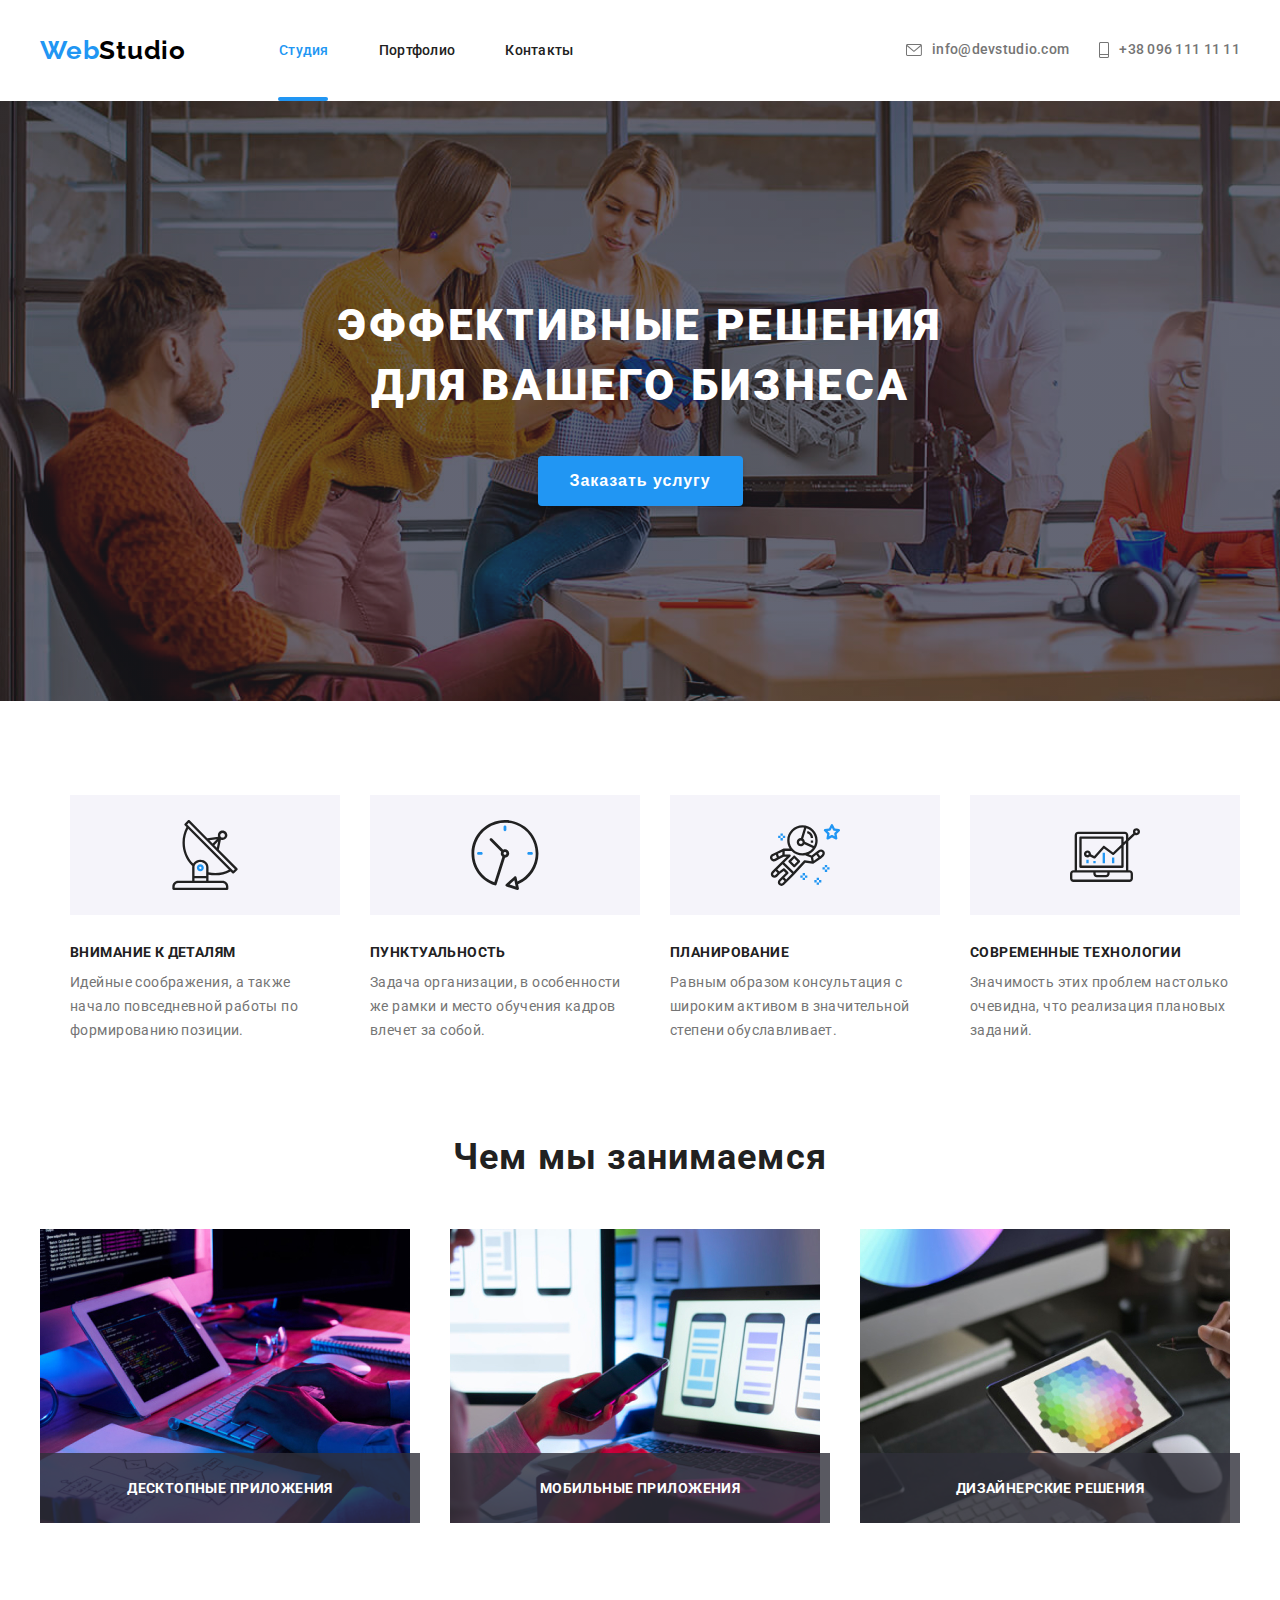
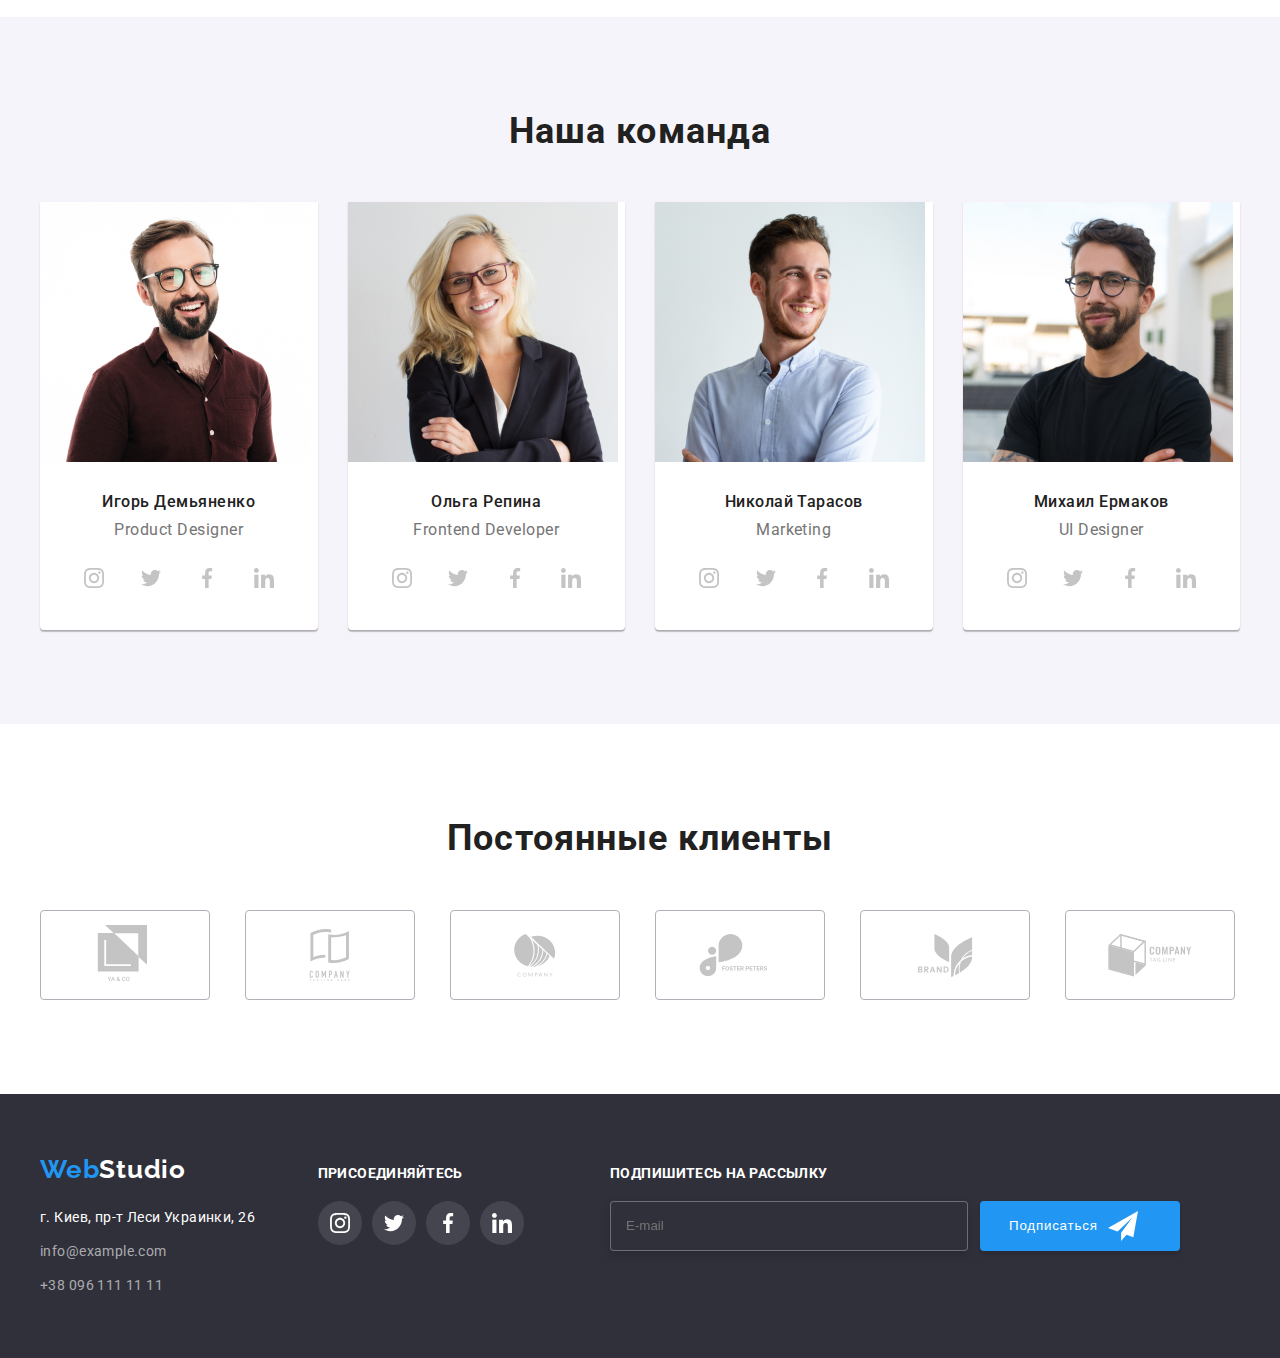
<file: index.html>
<!DOCTYPE html>
<html lang="ru">
<head>
    <meta charset="UTF-8">
    <meta http-equiv="X-UA-Compatible" content="IE=edge">
    <meta name="viewport" content="width=device-width, initial-scale=1.0">
    <title>WebStudio</title>
    <link rel="preconnect" href="https://fonts.gstatic.com">
    <link href="https://fonts.googleapis.com/css2?family=Raleway:wght@700&family=Roboto:wght@400;500;700;900&display=swap" rel="stylesheet">
    <link rel="stylesheet" href="https://cdnjs.cloudflare.com/ajax/libs/modern-normalize/1.0.0/modern-normalize.min.css" integrity="sha512-ISS7cAi1PEhQ8jnbJpJZMd29NlhNj4AWYyLOSp2CE/CsHxTCu+r+t0D2yoJudVrd0/8fTVPUVDzY5Tvli75u/g==" crossorigin="anonymous" />
    <link rel="stylesheet" href="./css/style.css">
</head>
<body>
    <!--HEADER-->
<header class="header">
    <div class="container"> 
        
    <nav class="navigation">        
        <a class="logo-link" href="#"><span class="web-logo">Web</span>Studio</a>
        <ul class="nav-list">
            <li class="nav-item">
                <a class="navigation-link3" href="#">Студия</a></li>
            <li class="nav-item">
                <a class="navigation-link" href="./portfolio.html">Портфолио</a></li>
            <li class="nav-item">
                <a class="navigation-link" href="#">Контакты</a></li>
        </ul>
    </nav>
    <address class="contacts">
        <a class="mail-link" href="mailto:info@devstudio.com">
            <svg class="icon-svg" Width="16" height="12">
                <use href="./image/icon-contacts/sprite.svg#icon-envelope"></use>
            </svg>
        info@devstudio.com</a>
        <a class="tel-link" href="tel:+380961111111">
            <svg class="icon-svg" Width="10" height="16">
                <use href="./image/icon-contacts/sprite.svg#icon-Vector"></use>
            </svg>
            +38 096 111 11 11</a>
    </address>

    </div>
    </header>
<main>
    <!--SECTION 1-->
<section class="hiro">
    <div class="hiro-cover container">
    <h1 class="hiro-text">Эффективные решения для вашего бизнеса</h1>

    <button class="hiro-btn" type="button" data-modal-open>Заказать услугу</button>
    </div>
</section>
    <!--SECTION 2-->
<section class="ditail">
    <div class="container">
    <ul class="features-title">


        <li class="margin features">
            <div class="icon-section2">
                <svg class="icon-section" Width="70" height="70">
                    <use href="./image/icon-section-two/sprite.svg#icon-antenna"></use>
                </svg>
            </div>
            <h3 class="description-top">Внимание к деталям</h3>
            <p class="ds-text">Идейные соображения, а также начало повседневной работы по формированию позиции.</p>
        </li>


        <li class="margin features">
            <div class="icon-section2">
                <svg class="icon-section" Width="70" height="70">
                    <use href="./image/icon-section-two/sprite.svg#icon-clock"></use>
                </svg>
            </div>
            <h3 class="description-top">Пунктуальность</h3>
            <p class="ds-text">Задача организации, в особенности же рамки и место обучения кадров влечет за собой.</p>
        </li>


        <li class="margin features">
            <div class="icon-section2">
                <svg class="icon-section" Width="70" height="70">
                    <use href="./image/icon-section-two/sprite.svg#icon-astronaut"></use>
                </svg>
            </div>
            <h3 class="description-top">Планирование</h3>
            <p class="ds-text">Равным образом консультация с широким активом в значительной степени обуславливает.</p>
        </li>


        <li class="margin features">
            <div class="icon-section2">
                <svg class="icon-section" Width="70" height="70">
                    <use href="./image/icon-section-two/sprite.svg#icon-diagram"></use>
                </svg>
            </div>
            <h3 class="description-top">Современные технологии</h3>
            <p class="ds-text">Значимость этих проблем настолько очевидна, что реализация плановых заданий.</p>
        </li>


    </ul>
</div>
</section>
    <!--SECTION 3-->
<section class="view-products  padding-for-section">
    <div class="container">
    <h2 class="section-title">Чем мы занимаемся</h2>
    <ul class="pic">
        <li class="img"><img src="./image/box-1.jpg" alt="Na Computere" width="370" height="294">
            <p class="overlay">Десктопные приложения</p> </li>
        <li class="img"><img src="./image/box-2.jpg" alt="V telephone" width="370" height="294">
            <p class="overlay">Мобильные приложения</p>
        </li>
        <li class="img"><img src="./image/box-3.jpg" alt="V Planshete" width="370" height="294">
            <p class="overlay">Дизайнерские решения</p>
        </li>
    </ul>
</div>
</section>
        <!--SECTION 4-->
<section class="top-container padding-footer  padding-for-section">
    <div class="container padding-for" >
    <h2 class="section-title">Наша команда</h2>
    <ul class="our-comand">
        <li class="cover"> 
            <img src="./image/img.jpg" alt="Игорь Демьяненко" width="270" height="260">
            <div class="pic-people">
                <h3 class="name">Игорь Демьяненко</h3>
                <p class="prof" lang="en">Product Designer</p>

                <ul class="social-section">
                    <li class="link-radius">
                        <a class="b-radius" href="#">
                <svg class="instagram" Width="20" height="20">
                    <use href="./image/icon-sosial-cards/sprite.svg#icon-instagram"></use>
                </svg>   
                        </a>   
                    </li>

                        <li>
                            <a class="b-radius" href="#">
                    <svg class="twitter" Width="20" height="20">
                        <use href="./image/icon-sosial-cards/sprite.svg#icon-twitter"></use>
                    </svg>   
                            </a>   
                        </li>

                    <li>
                        <a class="b-radius" href="#">
                <svg class="facebook" Width="20" height="20">
                    <use href="./image/icon-sosial-cards/sprite.svg#icon-facebook"></use>
                </svg>   
                        </a>   
                    </li>

                        <li>
                            <a class="b-radius" href="#">
                    <svg class="linkedin" Width="20" height="20">
                        <use href="./image/icon-sosial-cards/sprite.svg#icon-linkedin"></use>
                    </svg>   
                            </a>   
                        </li>
                </ul>
            </div>

        </li>
        <li class="cover">
            <img src="./image/img1.jpg" alt="Ольга Репина" width="270" height="260">
            <div class="pic-people">
            <h3 class="name">Ольга Репина</h3>
            <p class="prof" lang="en">Frontend Developer</p>
            
            <ul class="social-section">
                <li class="link-radius">
                    <a class="b-radius" href="#">
            <svg class="instagram" Width="20" height="20">
                <use href="./image/icon-sosial-cards/sprite.svg#icon-instagram"></use>
            </svg>   
                    </a>   
                </li>

                    <li>
                        <a class="b-radius" href="#">
                <svg class="twitter" Width="20" height="20">
                    <use href="./image/icon-sosial-cards/sprite.svg#icon-twitter"></use>
                </svg>   
                        </a>   
                    </li>

                <li>
                    <a class="b-radius" href="#">
            <svg class="facebook" Width="20" height="20">
                <use href="./image/icon-sosial-cards/sprite.svg#icon-facebook"></use>
            </svg>   
                    </a>   
                </li>

                    <li>
                        <a class="b-radius" href="#">
                <svg class="linkedin" Width="20" height="20">
                    <use href="./image/icon-sosial-cards/sprite.svg#icon-linkedin"></use>
                </svg>   
                        </a>   
                    </li>
            </ul>

            </div>
        </li>
        <li class="cover">
            <img src="./image/img2.jpg" alt="Николай Тарасов" width="270" height="260">
            <div class="pic-people">
            <h3 class="name">Николай Тарасов</h3>
            <p class="prof" lang="en">Marketing</p> 
            <ul class="social-section">
                <li class="link-radius">
                    <a class="b-radius" href="#">
            <svg class="instagram" Width="20" height="20">
                <use href="./image/icon-sosial-cards/sprite.svg#icon-instagram"></use>
            </svg>   
                    </a>   
                </li>

                    <li>
                        <a class="b-radius" href="#">
                <svg class="twitter" Width="20" height="20">
                    <use href="./image/icon-sosial-cards/sprite.svg#icon-twitter"></use>
                </svg>   
                        </a>   
                    </li>

                <li>
                    <a class="b-radius" href="#">
            <svg class="facebook" Width="20" height="20">
                <use href="./image/icon-sosial-cards/sprite.svg#icon-facebook"></use>
            </svg>   
                    </a>   
                </li>

                    <li>
                        <a class="b-radius" href="#">
                <svg class="linkedin" Width="20" height="20">
                    <use href="./image/icon-sosial-cards/sprite.svg#icon-linkedin"></use>
                </svg>   
                        </a>   
                    </li>
            </ul>           
            </div>

        </li>
        <li class="cover">
            <img src="./image/img3.jpg" alt="Михаил Ермаков" width="270" height="260">
            <div class="pic-people">
            <h3 class="name">Михаил Ермаков</h3>
            <p class="prof" lang="en">UI Designer</p>     
            
            <ul class="social-section">
                <li class="link-radius">
                    <a class="b-radius" href="#">
            <svg class="instagram" Width="20" height="20">
                <use href="./image/icon-sosial-cards/sprite.svg#icon-instagram"></use>
            </svg>   
                    </a>   
                </li>

                    <li>
                        <a class="b-radius" href="#">
                <svg class="twitter" Width="20" height="20">
                    <use href="./image/icon-sosial-cards/sprite.svg#icon-twitter"></use>
                </svg>   
                        </a>   
                    </li>

                <li>
                    <a class="b-radius" href="#">
            <svg class="facebook" Width="20" height="20">
                <use href="./image/icon-sosial-cards/sprite.svg#icon-facebook"></use>
            </svg>   
                    </a>   
                </li>

                    <li>
                        <a class="b-radius" href="#">
                <svg class="linkedin" Width="20" height="20">
                    <use href="./image/icon-sosial-cards/sprite.svg#icon-linkedin"></use>
                </svg>   
                        </a>   
                    </li>
            </ul>       
            </div>

        </li>    
    </ul>
    </div>
</section>

<section class=" padding-for-section">
    <div class="container">
        <h2 class="section-title">Постоянные клиенты</h2>
        <ul class="clients-end">
            <li>
                <a class="bord-clents" href="#">
                <svg class="lo-go" Width="106" height="60">
                        <use href="./image/clients/sprite.svg#icon-logo-1-1"></use>
                    </svg>                     
         </a>
            </li>

            <li>
                <a class="bord-clents" href="#">
                <svg  class="lo-go-01 lo-go" Width="106" height="60">
                        <use href="./image/clients/sprite.svg#icon-logo-2-2"></use>
                    </svg>                     
                </a>
            </li>

            <li>
                <a class="bord-clents" href="#">
                <svg class="lo-go-02 lo-go" Width="106" height="60">
                        <use href="./image/clients/sprite.svg#icon-logo-3-3"></use>
                    </svg>                     
                </a>
            </li>

            <li>
                <a class="bord-clents" href="#">
                <svg class="lo-go-02 " Width="106" height="60">
                        <use href="./image/clients/sprite.svg#icon-logo-4-4"></use>
                    </svg>                     
                </a>
            </li>

            <li>
                <a class="bord-clents" href="#">
                <svg class="lo-go-02 lo-go" Width="106" height="60">
                        <use href="./image/clients/sprite.svg#icon-logo-5-5"></use>
                    </svg>                     
                </a>
            </li>

            <li>
                <a class="bord-clents" href="#">
                <svg class="lo-go-02 lo-go" Width="106" height="60">
                        <use href="./image/clients/sprite.svg#icon-logo-6-6"></use>
                    </svg>                     
                </a>
            </li>
        </ul>
    </div>
</section>

</main>
<!--FOOTER-->
<footer class="footer">
    <div class="foter-social container">
    <div class="padding-footer">
    <a class="logo-footer" href="#"><span class="web-logo">Web</span>Studio</a>
    

    <address class="pad-foter-top"><a class="adress-footer" href="#">г. Киев, пр-т Леси Украинки, 26</a>
    <ul class="redact">
    <li class="pad">
        <a class="mail-footer" href="mailto:info@example.com">info@example.com</a>
    </li>    
    <li>
        <a class="tel-footer" href="tel:+380961111111">+38 096 111 11 11</a>
    </li>
</ul> 
    </address> 

</div>
<div class="margin-fot-social">
    
    <p class="welcom">присоединяйтесь</p>
        <ul class="social--section">
            <li class="link-radius">
                <a class="b-radius2" href="#">
        <svg class="instagram" Width="20" height="20">
            <use href="./image/icon-sosial-cards/sprite.svg#icon-instagram"></use>
        </svg>   
                </a>   
            </li>

                <li>
                    <a class="b-radius2" href="#">
            <svg class="twitter" Width="20" height="20">
                <use href="./image/icon-sosial-cards/sprite.svg#icon-twitter"></use>
            </svg>   
                    </a>   
                </li>

            <li>
                <a class="b-radius2" href="#">
        <svg class="facebook" Width="20" height="20">
            <use href="./image/icon-sosial-cards/sprite.svg#icon-facebook"></use>
        </svg>   
                </a>   
            </li>

                <li>
                    <a class="b-radius2" href="#">
            <svg class="linkedin" Width="20" height="20">
                <use href="./image/icon-sosial-cards/sprite.svg#icon-linkedin"></use>
            </svg>   
                    </a>   
                </li>
        </ul>
    </div>

    <div class="footer-form">
        <p class="footer-form-name">Подпишитесь на рассылку</p>
        <form class="form-input-footer">                
            <input name="comment" class="footer-form-email" type="text" placeholder="E-mail">
            <button class="footer-form-button" type="submit">Подписаться
                <svg class="airplane" Width="20" height="20">
                    <use href="./image/icon-footer-email/sprite.svg#icon-icon-send-2"></use>
                </svg> 
            </button>
        </form>
    </div>
    </div>
</footer>

<div class="backdrop is-hidden" data-modal>
    <div class="modal">
        <button type="button" class="btn-close" data-modal-close>
            <svg class="button-button" Width="11" height="11">
                <use href="./image/clients/sprite.svg#icon-Vector-3"></use>
            </svg>  
        </button>

        <form action="#" class="modal-form">
            <p class="class-field">Оставьте свои данные, мы вам перезвоним</p>
        <label class="form-field">
            Имя
            <span class="wrapper-icon2">
            <input type="text" name="user-name" class="modal-form-input">
            <svg class="icon-form" Width="12" height="12">
                <use href="./image/icon-form/sprite.svg#icon-Vector-1"></use>
            </svg>
            </span>
        </label>

        <label class="form-field">
            Телефон
            <span class="wrapper-icon2">        
                <input type="text" name="user-name" class="modal-form-input" required>
        <svg class="icon-form" Width="13" height="13">
            <use href="./image/icon-form/sprite.svg#icon-Vector-2"></use>
        </svg>
    </span>
        </label>

        <label class="form-field">
            Почта
            <span class="wrapper-icon2">
        <input type="text" name="user-name" class="modal-form-input" required>
        <svg class="icon-form" Width="15" height="12">
            <use href="./image/icon-form/sprite.svg#icon-Vector-3"></use>
        </svg>
        </span>
        </label>

        <label class="form-field">
            Комментарий
        <textarea name="user-message" class="form-message" placeholder="Введите текст"></textarea>
        </label>
        
        <span class="check-check">
            <input type="checkbox" id="user-term" class="form-checkbox visuali" name="user-term">
            <label for="user-term" class="form-check-desk">Соглашаюсь с рассылкой и принимаю<a href="#" class="link-form-under">Условия договора</a>
            </label>
            </span>
        <button type="submit" class="madal-form-batn">Отправить</button>
        </form>


    </div>
</div>

<script src="./js/modal.js"></script>
</body>
</html>
</file>
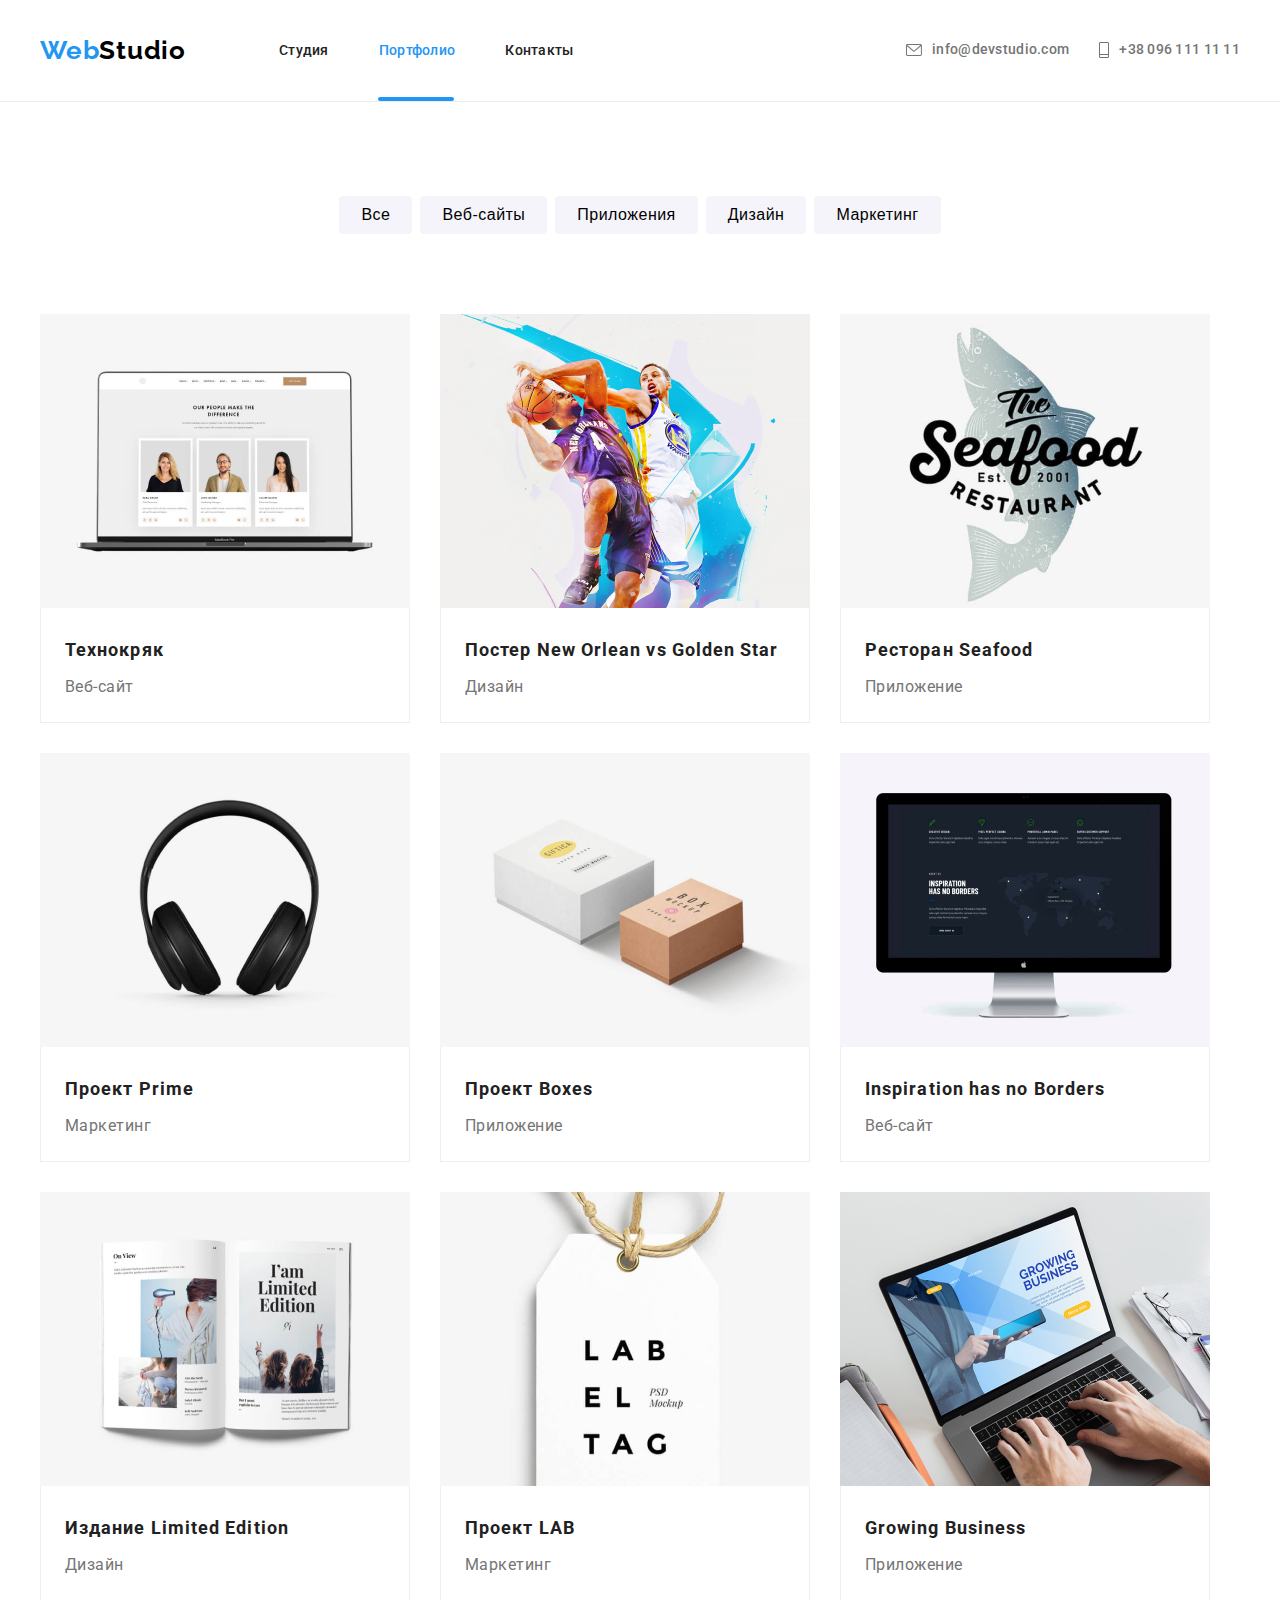
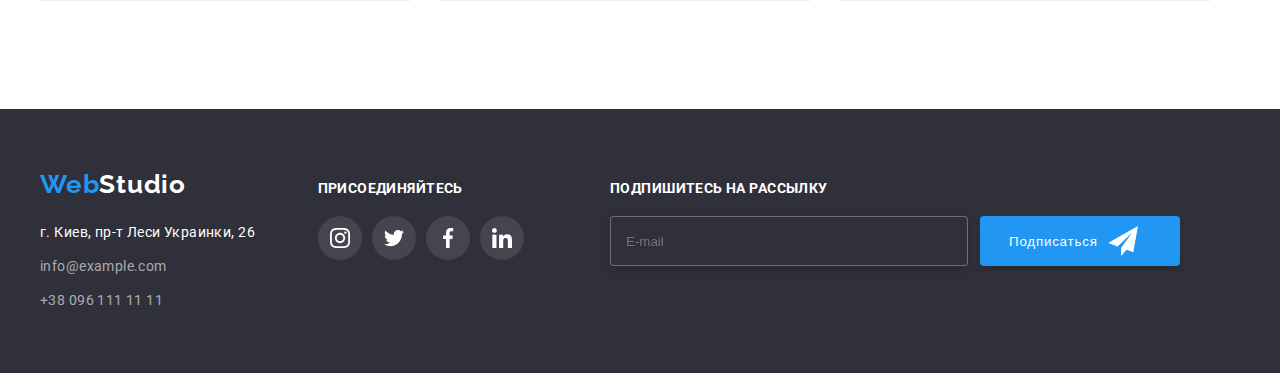
<file: portfolio.html>
<!DOCTYPE html>
<html lang="ru">
<head>
    <meta charset="UTF-8">
    <meta http-equiv="X-UA-Compatible" content="IE=edge">
    <meta name="viewport" content="width=device-width, initial-scale=1.0">
    <title>WebStudio</title>
    <link rel="preconnect" href="https://fonts.gstatic.com">
    <link href="https://fonts.googleapis.com/css2?family=Raleway:wght@700&family=Roboto:wght@400;500;700;900&display=swap" rel="stylesheet">
    <link rel="stylesheet" href="https://cdnjs.cloudflare.com/ajax/libs/modern-normalize/1.0.0/modern-normalize.min.css" integrity="sha512-ISS7cAi1PEhQ8jnbJpJZMd29NlhNj4AWYyLOSp2CE/CsHxTCu+r+t0D2yoJudVrd0/8fTVPUVDzY5Tvli75u/g==" crossorigin="anonymous" />
    <link rel="stylesheet" href="css/style.css">
</head>
<body>
    <header class="header">
        <div class="container"> 
            
        <nav class="navigation">        
            <a class="logo-link" href="#"><span class="web-logo">Web</span>Studio</a>
            <ul class="nav-list">
                <li class="nav-item">
                    <a class="navigation-link" href="./index.html">Студия</a></li>
                <li class="nav-item">
                    <a class="navigation-link3" href="#">Портфолио</a></li>
                <li class="nav-item">
                    <a class="navigation-link" href="#">Контакты</a></li>
            </ul>
        </nav>
        <address class="contacts">
            <a class="mail-link" href="mailto:info@devstudio.com">
                <svg class="icon-svg" Width="16" height="12">
                    <use href="./image/icon-contacts/sprite.svg#icon-envelope"></use>
                </svg>
            info@devstudio.com</a>
            <a class="tel-link" href="tel:+380961111111">
                <svg class="icon-svg" Width="10" height="16">
                    <use href="./image/icon-contacts/sprite.svg#icon-Vector"></use>
                </svg>
                +38 096 111 11 11</a>
        </address>
    
        </div>
        </header>
<main>
    <section class="bm porfolio-padding"> 
        <div class=" top-menu container">
            <ul class="top-menu2">
<li><button class="menu" type="button">Все</button></li>
<li><button class="menu" type="button">Веб-сайты</button></li>
<li><button class="menu" type="button">Приложения</button></li>
<li><button class="menu" type="button">Дизайн</button></li>
<li><button class="menu2" type="button">Маркетинг</button></li>
</ul>
            <ul class="products" >
                <li class="box-shadow overflov-a">
                    <a href="#" class="products-list__link">
                    <div class="over-blue">
                <img src="./image/img00.jpg" alt="Computer" width="370px" height="294px">
                <p class="overflov-2">Технокряк это современная площадка распространения коронавируса. Компании используют эту платформу для цифрового шпионажа и атак на защищённые сервера конкурентов.</p>
                    </div>
                <div class="producta-padding">
                <h3 class="padding-left-rigt">Технокряк</h3>
                <p class="padding-left-rigt">Веб-сайт</p>
            </div></a> 
                </li>

                <li class="box-shadow overflov-a">
                    <a href="#" class="products-list__link">
                    <div class="over-blue">
                <img src="./image/img01.jpg" alt="Bascetball" width="370px" height="294px">
                <p class="overflov-2">Технокряк это современная площадка распространения коронавируса. Компании используют эту платформу для цифрового шпионажа и атак на защищённые сервера конкурентов.</p>
                    </div>
                <div class="producta-padding">
                <h3 class="padding-left-rigt">Постер New Orlean vs Golden Star</h3>
                <p class="padding-left-rigt">Дизайн</p></div></a>
                </li>

                <li class="box-shadow overflov-a">
                    <a href="#" class="products-list__link">
                    <div class="over-blue">
                <img src="./image/img02.jpg" alt="Seafood" width="370px" height="294px">
                <p class="overflov-2">Технокряк это современная площадка распространения коронавируса. Компании используют эту платформу для цифрового шпионажа и атак на защищённые сервера конкурентов.</p>
                    </div>
                    
                <div class="producta-padding">
                <h3 class="padding-left-rigt">Ресторан Seafood</h3>
                <p class="padding-left-rigt">Приложение</p></div></a>
                </li>

                <li class="box-shadow box-shadow3 overflov-a">
                    <a href="#" class="products-list__link">
                    <div class="over-blue">
                <img src="./image/img03.jpg" alt="Earphone" width="370px" height="294px">
                <p class="overflov-2">Технокряк это современная площадка распространения коронавируса. Компании используют эту платформу для цифрового шпионажа и атак на защищённые сервера конкурентов.</p>
                    </div>
                <div class="producta-padding">
                <h3 class="padding-left-rigt">Проект Prime</h3>
                <p class="padding-left-rigt">Маркетинг</p></div></a>
                </li>

                <li class="box-shadow box-shadow3 overflov-a">
                    <a href="#" class="products-list__link">
                    <div class="over-blue">
                <img src="./image/img04.jpg" alt="Boxes" width="370px" height="294px">
                <p class="overflov-2">Технокряк это современная площадка распространения коронавируса. Компании используют эту платформу для цифрового шпионажа и атак на защищённые сервера конкурентов.</p>
                    </div>
                <div class="producta-padding">
                <h3 class="padding-left-rigt">Проект Boxes</h3>
                <p class="padding-left-rigt">Приложение</p></div></a>
                </li>

                <li class="box-shadow box-shadow3 overflov-a">
                    <a href="#" class="products-list__link">
                    <div class="over-blue">
                <img src="./image/img05.jpg" alt="Borders" width="370px" height="294px">
                <p class="overflov-2">Технокряк это современная площадка распространения коронавируса. Компании используют эту платформу для цифрового шпионажа и атак на защищённые сервера конкурентов.</p>
                    </div>
                <div class="producta-padding">
                <h3 lang="en" class="padding-left-rigt">Inspiration has no Borders</h3>
                <p class="padding-left-rigt">Веб-сайт</p></div></a>
                </li>

                <li class="box-shadow box-shadow3 overflov-a">
                    <a href="#" class="products-list__link">
                    <div class="over-blue">
                <img src="./image/img06.jpg" alt="Edition" width="370px" height="294px">
                <p class="overflov-2">Технокряк это современная площадка распространения коронавируса. Компании используют эту платформу для цифрового шпионажа и атак на защищённые сервера конкурентов.</p>
                    </div>
                <div class="producta-padding">
                <h3 class="padding-left-rigt">Издание Limited Edition</h3>
                <p class="padding-left-rigt">Дизайн</p></div></a>
                </li>

                <li class="box-shadow box-shadow3 overflov-a">
                    <a href="#" class="products-list__link">
                    <div class="over-blue">
                <img src="./image/img07.jpg" alt="Lab" width="370px" height="294px">
                <p class="overflov-2">Технокряк это современная площадка распространения коронавируса. Компании используют эту платформу для цифрового шпионажа и атак на защищённые сервера конкурентов.</p>
                    </div>
                <div class="producta-padding">
                <h3 class="padding-left-rigt">Проект LAB</h3>
                <p class="padding-left-rigt">Маркетинг</p></div></a>
                </li>

                <li class="box-shadow box-shadow3 overflov-a">
                    <a href="#" class="products-list__link">
                    <div class="over-blue">
                <img src="./image/img08.jpg" alt="Business" width="370px" height="294px">
                <p class="overflov-2">Технокряк это современная площадка распространения коронавируса. Компании используют эту платформу для цифрового шпионажа и атак на защищённые сервера конкурентов.</p>
                    </div>
                <div class="producta-padding">
                <h3 lang="en" class="padding-left-rigt">Growing Business</h3>
                <p class="padding-left-rigt">Приложение</p></div></a>
                </li>
            </ul>
        </div> 
        </section>
</main>
<footer class="footer">
    <div class="foter-social container">
    <div class="padding-footer">
    <a class="logo-footer" href="#"><span class="web-logo">Web</span>Studio</a>
    

    <address class="pad-foter-top"><a class="adress-footer" href="#">г. Киев, пр-т Леси Украинки, 26</a>
    <ul class="redact">
    <li class="pad">
        <a class="mail-footer" href="mailto:info@example.com">info@example.com</a>
    </li>    
    <li>
        <a class="tel-footer" href="tel:+380961111111">+38 096 111 11 11</a>
    </li>
</ul> 
    </address> 

</div>
<div class="margin-fot-social">
    
    <p class="welcom">присоединяйтесь</p>
        <ul class="social--section">
            <li class="link-radius">
                <a class="b-radius2" href="#">
        <svg class="instagram" Width="20" height="20">
            <use href="./image/icon-sosial-cards/sprite.svg#icon-instagram"></use>
        </svg>   
                </a>   
            </li>

                <li>
                    <a class="b-radius2" href="#">
            <svg class="twitter" Width="20" height="20">
                <use href="./image/icon-sosial-cards/sprite.svg#icon-twitter"></use>
            </svg>   
                    </a>   
                </li>

            <li>
                <a class="b-radius2" href="#">
        <svg class="facebook" Width="20" height="20">
            <use href="./image/icon-sosial-cards/sprite.svg#icon-facebook"></use>
        </svg>   
                </a>   
            </li>

                <li>
                    <a class="b-radius2" href="#">
            <svg class="linkedin" Width="20" height="20">
                <use href="./image/icon-sosial-cards/sprite.svg#icon-linkedin"></use>
            </svg>   
                    </a>   
                </li>
        </ul>
    </div>

    <div class="footer-form">
        <p class="footer-form-name">Подпишитесь на рассылку</p>
        <div class="form-input-footer">                
            <input class="footer-form-email" type="text" placeholder="E-mail">
            <button class="footer-form-button" type="submit">Подписаться
                <svg class="airplane" Width="20" height="20">
                    <use href="./image/icon-footer-email/sprite.svg#icon-icon-send-2"></use>
                </svg> 
            </button>
        </div>
    </div>
    </div>
</footer>
</body>
</html>
</file>
<file: css/style.css>
:root {
    --color-text: #212121;
    --color-second-text: #757575;
    --focus-color: #2196F3;
    --secondary-font: "Raleway", sans-serif;
    --colo-black: #000000;
    --background-color: #2F303A;
    --white: #FFFFFF;
    --background-white: #F5F4FA;
    --solid-color: #ECECEC;

    --black: #000000;
    --back-ground: #C4C4C4;
    --fill: #AFB1B8;
}

ul {
    margin-left: 0;
    padding-left: 0;
    text-decoration: none;
    color: var(--color-text);
}
li {
    list-style-type: none;
}
body {
font-family: 'Roboto', sans-serif;
font-weight: 400;
font-size: 14px;
line-height: 24px;
letter-spacing: 0.03em;
    margin: 0 auto;

}
h1,
h2,
h3,
h4,
h5,
h6,
p {
    margin: 0;
}
img {
    display: block;
}

.header {
    display: flex;
    align-items: center;
    padding-top: 24px;
    padding-bottom: 25px;
}
.navigation {
    display: flex;
    align-items: center;
}

.icon-svg {
    margin-right: 10px;

}
.mail-link svg:hover {
    fill: var(--focus-color);
    color: #2196F3;
}

.contacts {
    display: flex;
    align-items: center;
    justify-content: flex-end;
}
.contacts a:hover {
    color: #2196F3;
    transition: 250ms;
}
.header .container {

        display: flex;
        align-items: center;
        justify-content: space-between;
}
.nav-item:not(:last-child) {
    margin-right: 50px;
}

.container {
    width: 1200px;
    margin: 0 auto;
    padding-left: 15px;
    padding-right: 15px;
}
.navigation-link {
    font-weight: 500;
    font-size: 14px;
    line-height: 1.14;
    letter-spacing: 0.02em;
    color: var(--color-text);
    text-decoration: none;
    transition: 250ms;
}
.over-blue {
    position: relative;
    overflow: hidden;   

}
.overflov-2 {
    position: absolute;
    top: 0;
    left: 0;
    height: 101%;
    color: var(--white);
    background: rgba(33, 150, 243, 0.9);
    padding-bottom: 63px;
    padding-top: 63px;
    padding-left: 24px;
    padding-right: 24px;
    font-weight: 400;
    font-size: 18px;
    line-height: 1.55;
    letter-spacing: 0.03em;
    transform: translateY(100%);

    transition: 250ms cubic-bezier(0.4, 0, 0.2, 1);
}
.products-list__link:hover .overflov-2,
.products-list__link:focus .overflov-2 {
    transform: translateY(0%);
}
.navigation-link3::after {
    position: absolute;
    background: var(--focus-color);
    width: 100%;
    height: 4px;

    bottom: -43px;

    left: -1px;
    border-radius: 2px;
    content: "";
    transition: 250ms;
}
.navigation-link:hover,
.navigation-link:focus {
    color: var(--focus-color);
}
.icon-section {

    border-radius: 4px;    

}
.box-shadow {
flex-basis: calc((100% - 270px) / 9);
margin-top: 30px;
margin-left: 30px;
cursor: pointer;
}
.icon-section2 {
    align-items: center;
    height: 120px;
    background: var(--background-white);
    display: flex;
    justify-content: center;
}
.icon-sec-red {
    padding-top: 25px;
    
}

.social-section {
    display: flex;
    justify-content: space-between;
    align-items: center;

}

.b-radius {
    display: flex;
    justify-content: center;
    align-items: center;
    width: 44px;
    height: 44px;
    border-radius: 50%; 
    fill: var(--fill);
    transition: 0.5s;
}
.b-radius:hover,
.b-radius:focus {
    fill: var(--white);
}
.b-radius:hover,
.b-radius:focus {
    background: var(--focus-color);
}

.mail-link {
    display: flex;
    justify-content: center;
    align-items: center;
    font-weight: 500;
    font-size: 14px;
    line-height: 1.14px;
    letter-spacing: 0.02em;
    color: var(--color-second-text);
    font-style: normal;
    fill: var(--color-second-text);
}
  

.mail-link:hover,
.mail-link:focus {
    color: var(--focus-color);
}
.mail-link:hover,
.mail-link:focus {
    fill: var(--focus-color);
}
.tel-link:hover,
.tel-link:focus {
    color: var(--focus-color);
    text-decoration: none;
}
.tel-link:hover,
.tel-link:focus {
    fill: var(--focus-color);
}
.hiro {
    background: var(--back-ground);
    display: flex;
    justify-content: center;
    align-items: center;

    background-image: linear-gradient(rgba(47, 48, 58, 0.4), rgba(47, 48, 58, 0.4)), url(../image/Img.png);

    max-width: 1600px;
    background-repeat: no-repeat;
    height: 600px;
    background-size: cover;
    margin: 0 auto;
}

.hiro-text {
    font-weight: 900;
    font-size: 44px;
    line-height: 1.36;
    text-align: center;
    letter-spacing: 0.06em;
    text-transform: uppercase;
    color: var(--white);
    margin-bottom: 40px;
    max-width: 696px;
    align-items: center;
    justify-content: center;
    display: flex;
    margin: 0 auto;
}
.clients-end {
    display: flex;

    flex-wrap: wrap;
    align-items: center;
    margin-top: 0;
    margin-bottom: 0;
    margin-left: -30px;

}
.clients-end li {
 flex-basis: calc((100% - 180px) / 6);
 margin-left: 30px;
}
.bord-clents:hover,
.bord-clents:focus {
    fill: var(--focus-color);
    cursor: pointer;
}
.wid {
    justify-content: center;
    display: flex;
    padding-bottom: 232px;
    padding-top: 30px;
}


.bord-clents {
    display: flex;
    justify-content: center;
    align-items: center;
    border: 1px solid #AFB1B8;
    box-sizing: border-box;
    border-radius: 4px;
    width: 170px;
    height: 90px;

    fill: var(--back-ground);
}
.ditail {
    padding-top: 94px;
}
.lo-go {
    transition: 0.5s;
    padding-top: 5px;
    padding-bottom: 5px;


}
.bord-clents:hover {
 border: 1px solid var(--focus-color);
}


.lo-go:hover,
.lo-go:focus {
    border-color: var(--focus-color);
}

.lo-go-02 {
    display: flex;
    justify-content: center;
    align-items: center;

    box-sizing: border-box;
    border-radius: 4px;
    width: 170px;
    height: 90px;
    padding-top: 24px;
    padding-bottom: 23px;
}
.features-title {
    display: flex;
    justify-content: center;
margin-left: -30px;
    padding-left: 0;
    margin: 0 auto;
    flex-wrap: wrap;
    margin-top: -30px;
    align-items: center;
}
.ds-text {
    margin-top: 10px;
    color: var(--color-second-text);

    box-sizing: border-box;
}


.top-comand {
    background: var(--background-white);
}

.our-comand {
    display: flex;
    padding-left: 0;
    margin-top: 0;
    margin-bottom: 0;
    flex-wrap: wrap;
    margin-left: -30px;
}

.foter-social {
    display: flex;
    margin: 0 auto;
    width: 1200px;
    align-items: baseline;
}
.social--section {
    display: flex;
    flex-wrap: wrap;
    margin-right: -10px;
    align-items: center;
    padding: 0;

    width: 217px;
}
.social--section li {
    flex-basis: calc((100% - 40px) / 4);
    margin-right: 10px;
}
.footer {
    display: flex;
    justify-content: center;
    align-items: center;
    background-color: #2F303A;
    padding-top: 60px;
    padding-bottom: 60px;
    
}
.padding-footer {
    width: calc((50% - 45px) / 2);
/*     
    justify-content: space-between; */

}
.padding-left-rigt{
    
        font-weight: normal;
        margin-bottom: 0;
        font-size: 16px;
        line-height: 30px;
        letter-spacing: 0.03em;
        color: var(--color-second-text);
        margin-top: 4px;
}


.welcom {
font-weight: bold;
font-size: 14px;
line-height: 16px;
letter-spacing: 0.03em;
text-transform: uppercase;
color: var(--white);
margin-bottom: 20px;
}

.description-top {
    font-weight: 700;
    font-size: 14px;
    line-height: 1.14;
    letter-spacing: 0.03em;
    text-transform: uppercase;
    color: var(--color-text);

    margin-top: 30px;
    border: none;
}
.ds-text {
    font-weight: 400;
    font-size: 14px;
    line-height: 1.71;
    letter-spacing: 0.03em;
    color: var(--color-second-text);
}
.top-work {
    font-weight: 700;
    font-size: 36px;
    line-height: 1.16;
    text-align: center;
    letter-spacing: 0.03em;
    color: var(--color-text);
    margin-bottom: 50px;
}
.section-title {
    font-weight: 700;
    font-size: 36px;
    line-height: 1.16;
    text-align: center;
    letter-spacing: 0.03em;
    color: var(--color-text);
    margin-bottom: 50px;
}
.name {
    font-weight: 500;
    font-size: 16px;
    line-height: 19px;
    letter-spacing: 0.03em;
    color: var(--color-text);
}

.name {
    margin-bottom: 10px;
    text-align: center;
    border: none;
}

.logo-footer {
    font-family: "Raleway";
    font-weight: 700;
    font-size: 26px;
    line-height: 1.19;
    letter-spacing: 0.03em;
    color: var(--background-color);
    margin-bottom: 20px;
}
.top-container {
    background-color: var(--background-white);
}
.adress-footer {
    font-weight: 400;
    font-size: 14px;
    line-height: 1.71;
    letter-spacing: 0.03em;
    color: var(--white);
    margin-bottom: 9px;
}
a {
    text-decoration: none;
    font-style: normal;
}
.mail-footer {
    font-weight: 400;
    font-size: 14px;
    line-height: 1.71;
    letter-spacing: 0.03em;
    color: rgba(255, 255, 255, 0.6);

}
.tel-footer {
    font-weight: 400;
    font-size: 14px;
    line-height: 1.71;
    letter-spacing: 0.03em;
    color: rgba(255, 255, 255, 0.6);
}

.pad {
    margin-bottom: 9px;
}

.nav-list {
    display: flex;
    align-items: center;
}
.navigation-link3 {
    position: relative;
        font-weight: 500;
        font-size: 14px;
        line-height: 1.14;
        letter-spacing: 0.02em;
        color: var(--focus-color);
        text-decoration: none;

        
}
.logo-link {
    font-family: "Raleway";
    font-weight: 700;
    font-size: 26px;
    line-height: 1.19;
    letter-spacing: 0.03em;
    color: #000000;
    margin-right: 93px;
}
.footer {
    background-color: var(--background-color);
    padding-top: 60px;
    padding-bottom: 60px;
}


.logo-footer {
    font-family: "Raleway";
    font-weight: 700;
    font-size: 26px;
    line-height: 1.19;
    letter-spacing: 0.03em;
    color: var(--white);
}
.top-padding {
    padding-top: 94px;
}
.porfolio-padding {
    padding-top: 94px;
    padding-bottom: 94px;
}

.bm {
    border-top: 1px solid var(--solid-color);
}
.menu {
    font-weight: 500;
    background-color: #F5F4FA;
    border-radius: 4px;
    font-size: 16px;
    line-height: 26px;
    text-align: center;
    letter-spacing: 0.03em;
    border: none;
    cursor: pointer;
    padding: 6px 22px;
}
.menu2 {
    font-weight: 500;
    background-color: #F5F4FA;
    border-radius: 4px;
    font-size: 16px;
    line-height: 26px;
    text-align: center;
    letter-spacing: 0.03em;
    border: none;
    cursor: pointer;
    padding: 6px 22px;
}
.producta-padding {
    padding: 20px 24px;
    border: 1px solid #EEEEEE;
    border-top: none;
}
    .products {
        display: flex;
        flex-wrap: wrap;
margin-top: -30px;
margin-left: -30px;

        padding: 0;
        margin-top: 50px;
    }


    .top-menu {
        justify-content: center;    
    }
.top-menu2 {
    justify-content: center;    
    text-align: center;
margin-top: 0;
margin-bottom: 0;
    display: flex;
}
.top-menu2 .menu{
    transition: 250ms;
}
.top-menu2 .menu2{
    transition: 250ms;
}
.margin {
    margin-top: 30px;
}



.products h3 {
font-weight: bold;
font-size: 18px;
line-height: 36px;
letter-spacing: 0.06em;
color: var(--color-text);

border-bottom: none;
}

.mail-footer {
    font-weight: 400;
    font-size: 14px;
    line-height: 1.71;
    letter-spacing: 0.03em;
    color: rgba(255, 255, 255, 0.6);
}
.menu {
    margin-right: 8px;
}
.overflov-a:hover,
.overflov-a:focus {
    cursor: pointer;
    box-sizing: border-box;
    box-shadow: 0px 1px 1px rgba(0, 0, 0, 0.12), 0px 4px 4px rgba(0, 0, 0, 0.06), 1px 4px 6px rgba(0, 0, 0, 0.16);
}

.menu:hover, 
.menu:focus {
    color: var(--white);
    background-color: var(--focus-color);
    cursor: pointer;
    box-shadow: 0px 3px 1px rgba(0, 0, 0, 0.1), 0px 1px 2px rgba(0, 0, 0, 0.08), 0px 2px 2px rgba(0, 0, 0, 0.12);
border-radius: 4px;
    
}
.menu2:hover, 
.menu2:focus {
    color: var(--white);
    background-color: var(--focus-color);
    cursor: pointer;
    box-shadow: 0px 3px 1px rgba(0, 0, 0, 0.1), 0px 1px 2px rgba(0, 0, 0, 0.08), 0px 2px 2px rgba(0, 0, 0, 0.12);
border-radius: 4px;
    
}
.tel-footer {
    font-weight: 400;
    font-size: 14px;
    line-height: 1.71;
    letter-spacing: 0.03em;
    color: rgba(255, 255, 255, 0.6);
    padding-bottom: 60px;
}

.footer {
    display: flex;
    justify-content: center;
    align-items: center;
    background-color: var(--background-color);
    padding-top: 60px;
    padding-bottom: 60px;
    
}

.btn-close:hover,
.btn-close:focus{
    fill: var(--focus-color)
}

.welcom {
font-weight: bold;
font-size: 14px;
line-height: 16px;
letter-spacing: 0.03em;
text-transform: uppercase;
color: var(--white);
margin-bottom: 20px;
}

.b-radius2 {
    fill: var(--white);
background: rgba(255, 255, 255, 0.1);;
display: flex;
justify-content: center;
align-items: center;
width: 44px;
height: 44px;
border-radius: 50%; 
transition: 0.5s;
}
.b-radius2:hover,
.b-radius2:focus {
    background: var(--focus-color);

}



.logo-footer {
    font-family: "Raleway";
    font-weight: 700;
    font-size: 26px;
    line-height: 1.19;
    letter-spacing: 0.03em;
    color: var(--white);
    margin-bottom: 20px;
}

.mail-footer {
    font-weight: 400;
    font-size: 14px;
    line-height: 1.71;
    letter-spacing: 0.03em;
    color: rgba(255, 255, 255, 0.6);

}
.tel-footer {
    font-weight: 400;
    font-size: 14px;
    line-height: 1.71;
    letter-spacing: 0.03em;
    color: rgba(255, 255, 255, 0.6);
}

.bord-clents:hover,
.bord-clents:focus {
    fill: var(--focus-color);
    cursor: pointer;
}
.wid {
    justify-content: center;
    display: flex;
    padding-bottom: 232px;
    padding-top: 30px;
}
.hiro-btn {
    font-weight: 700;
    font-size: 16px;
    line-height: 1.87;
    align-items: center;
    letter-spacing: 0.06em;
    color: var(--white);
    background: var(--focus-color);
    padding: 10px 32px;
    box-shadow: 0px 4px 4px rgb(0 0 0 / 15%);
    border-radius: 4px;
    margin-top: 40px;
    cursor: pointer;
    border: none;
}

.bord-clents {
    fill: var(--back-ground);
}


.pic {
    display: flex;
    justify-content: center;
    padding-left: 0;
    margin-top: 0;
    margin-bottom: 0;
    flex-wrap: wrap;
    margin-left: -30px;
}
.top-comand {
    background: var(--background-white);
}


.icon-sec-red {
    padding-top: 25px; 
}


.b-radius {
    display: flex;
    justify-content: center;
    align-items: center;
    width: 44px;
    height: 44px;
    border-radius: 50%; 
    fill: var(--back-ground);
    transition: 0.5s;
}
.b-radius:hover,
.b-radius:focus {
    fill: var(--white);
}
.b-radius:hover,
.b-radius:focus {
    background: var(--focus-color);
}
.tel-link {
display: flex;
justify-content: center;
align-items: center;
font-weight: 500;
font-size: 14px;
line-height: 1.14px;
letter-spacing: 0.02em;
color: var(--color-second-text);
margin-left: 30px;
font-style: normal;
text-decoration: none;
fill: var(--color-second-text);
}

.web-logo {
    color:var(--focus-color);
    margin-bottom: 20px;
}
.hiro-cover {
    text-align: center;
}


.bord-clents:hover,
.bord-clents:focus {
    fill: var(--focus-color);
    cursor: pointer;
}
.wid {
    justify-content: center;
    display: flex;
    padding-bottom: 232px;
    padding-top: 30px;
}


.lo-go-01 {
    display: flex;
    justify-content: center;
    align-items: center;

    box-sizing: border-box;
    border-radius: 4px;
    width: 170px;
    height: 90px;
    padding-top: 19px;
    padding-bottom: 19px;
}


.top-comand {
    background: var(--background-white);
}


/* .cover:nth-child(-n+3) { */
    /* margin-right: 30px; */
/* } */

.cover {
    background-color: var(--white);
    box-shadow: 0px 1px 3px rgb(235 179 179 / 12%), 0px 1px 1px rgb(0 0 0 / 14%), 0px 2px 1px rgb(0 0 0 / 20%);
    border-radius: 0px 0px 4px 4px;
    /* width: 270px; */
    flex-basis: calc((100% - 120px) / 4);
    margin-left: 30px;
    
}


.footer {
    display: flex;
    justify-content: center;
    align-items: center;
    background-color: var(--background-color);
    padding-top: 60px;
    padding-bottom: 60px;
    
}
.features {
flex-basis: calc((100% - 120px) / 4);
margin-left: 30px;
    
}




.prof {
    text-align: center;
    margin-bottom: 16px;

    font-weight: 400;
    font-size: 16px;
    line-height: 1.18;
    letter-spacing: 0.03em;
    color: var(--color-second-text);
}
.welcom {
font-weight: bold;
font-size: 14px;
line-height: 16px;
letter-spacing: 0.03em;
text-transform: uppercase;
color: var(--white);
margin-bottom: 20px;
}


.img {
    flex-basis: calc((100% - 90px) / 3);
margin-left: 30px;
    width: 370px;
    height: 294px;


        width: 370px;
        height: 294px;
        position: relative;
}





.logo-footer {
    font-family: "Raleway";
    font-weight: 700;
    font-size: 26px;
    line-height: 1.19;
    letter-spacing: 0.03em;
    color: var(--white);
    margin-bottom: 20px;
}

.mail-footer {
    font-weight: 400;
    font-size: 14px;
    line-height: 1.71;
    letter-spacing: 0.03em;
    color: rgba(255, 255, 255, 0.6);

}

.tel-footer {
    font-weight: 400;
    font-size: 14px;
    line-height: 1.71;
    letter-spacing: 0.03em;
    color: rgba(255, 255, 255, 0.6);
}
.pic-people {
    padding: 30px 32px;
}

.pad-foter-top {

    margin-top: 20px;
}
.redact {
    padding-left: 0;
    margin-top: 9px;
    margin-bottom: 0;
}
.margin-fot-social {
    width: calc((50% - 45px) / 2);
    /* margin-left: 70px; */
}

.padding-for-section {
padding-bottom: 94px;
padding-top: 94px;
width: 100%;
}




.overlay {
    position: absolute;
    padding-top: 27px;
    bottom: 0;
    left: 0;
    font-weight: 700;
    font-size: 14px;
    line-height: 16px;
    text-align: center;
    letter-spacing: 0.03em;
    text-transform: uppercase;
    background: rgba(47, 48, 58, 0.8);
    width: 100%;
    padding-bottom: 27px;
    color: #FFFFFF;
}
.backdrop {
    position: fixed;
    width: 100vw;
    height: 100vh;
    left: 0px;
    top: 0px;
    background: rgba(0, 0, 0, 0.2);
}
.is-hidden {
    visibility: hidden;
    opacity: 0;

}
.modal {
    
    Width: 528px;
    Height: 581px;
    background-color: #FFFFFF;
    top: 50%;
    left: 50%;
    border-radius: 4px;
    transform: translate(-50%, -50%);

}

.btn-close {
    background: #FFFFFF;
    border: 1px solid rgba(0, 0, 0, 0.1);
    border-radius: 50%;
    width: 30px;
    height: 30px;
    cursor: pointer;
    position: absolute;
    right: 8px;
    top: 8px;
    display: flex;
    justify-content: center;
    align-items: center;
    transition: 250ms;
}
.modal{

        position: absolute;
        Width: 528px;
        Height: 581px;
        background-color: var(--white);
        top: 50%;
        left: 50%;
        transform: translate(-50%, -50%);
        padding: 40px;

}
.modal-form {
    display: flex;
    flex-direction: column;
}
.form-field {
    font-weight: 400;
    font-size: 12px;
    line-height: 14px;
    letter-spacing: 0.01em;
    color: var(--color-second-text);
    margin-top: 10px;
}
.wrapper-icon2 {
    position: relative;
    display: block;
}
.modal-form-input {
    width: 100%;
    height: 40px;
    border: 1px solid rgba(33, 33, 33, 0.2);
    border-radius: 4px;
    margin-top: 4px;
    padding-left: 42px;
    transition: border-color 250ms cubic-bezier(0.4, 0, 0.2, 1);
    cursor: pointer;
}
.icon-form {
    position: absolute;
    left: 15px;
    top: 18px;
    transition: fill 250ms cubic-bezier(0.4, 0, 0.2, 1);
}
.class-field {
    font-weight: 700;
    font-size: 20px;
    line-height: 23px;
    letter-spacing: 0.03em;
    color: #212121;
    margin-bottom: 2px;
}
.form-message {
    margin-top: 4px;
    padding: 12px 14px;
    font-weight: 400;
    font-size: 12px;
    line-height: 14px;
    letter-spacing: 0.01em;
    transition: border-color 250ms cubic-bezier(0.4, 0, 0.2, 1);
    resize: none;

        width: 100%;
    height: 120px;
    border: 1px solid rgba(33, 33, 33, 0.2);
    border-radius: 4px;
}
.check-check {
    display: flex;
    align-items: center;
    padding-top: 20px;
    padding-bottom: 30px;
    justify-content: center;
}
.visuali {
    position: absolute !important;
    clip: rect(1px 1px 1px 1px);
    clip: rect(1px 1px 1px 1px);
    padding: 0 !important;
    border: 0 !important;
    height: 1px !important;
    width: 1px !important;
    overflow: hidden;
}
.form-message::placeholder {
    color: rgba(117, 117, 117, 0.5);
}
.icon-form {
    position: absolute;
    left: 15px;
    top: 18px;
    transition: fill 250ms cubic-bezier(0.4, 0, 0.2, 1);
}
.form-message:focus {
    border-color: var(--focus-color);
    outline: none;
}
/* forma */
.form-check-desk {
    display: flex;
align-items: center;
font-weight: 400;
font-size: 14px;
line-height: 24px;
letter-spacing: 0.03em;
color: #757575;
}

.form-check-desk::before {
    content: "";
    display: block;
    width: 16px;
    height: 16px;
    border: 1px solid #212121;
    border-radius: 2px;
    margin-right: 7px;
}
.modal-form-input:focus + .icon-form {
    fill: var(--focus-color);
    }
    .modal-form-input:focus {
        border-color: var(--focus-color);
        outline: none;
    }
.form-checkbox:checked + .form-check-desk::before {
    background-image: url(../image/vector.svg);
    background-position: center;
    background-color: var(--focus-color);
    border: 3px solid var(--focus-color);
}
.madal-form-batn {
    align-self: center;
    background: var(--focus-color);
    box-shadow: 0px 4px 4px rgb(0 0 0 / 15%);
    border-radius: 4px;
    outline: none;
    border-color: var(--second-color-plus);
    cursor: pointer;
    width: 200px;
    height: 50px;
    letter-spacing: 0.06em;
    color: var(--white);
    border: none;
}
.link-form-under {
    color: #188CE8;
    text-decoration: underline;
}
.check-check {
    display: flex;
    align-items: center;
    padding-top: 20px;
    padding-bottom: 30px;
    justify-content: center;
}
.button-button {
    display: flex;
    justify-content: center;
    align-items: center;

}

.footer-form {
flex-basis: calc(50% - 15px);
padding-left: 15px;
}
.footer-form-name {
    font-weight: 700;
    font-size: 14px;
    line-height: 16px;
    letter-spacing: 0.03em;
    text-transform: uppercase;
    color: var(--white);
    margin-bottom: 20px;
}
.form-input-footer {
    display: flex;
}
.footer-form-email {
    width: 358px;
    height: 50px;
    background: var(--background-color);
    outline: none;
    border: 1px solid rgba(255, 255, 255, 0.3);
    box-sizing: border-box;
    filter: drop-shadow(0px 4px 4px rgba(0, 0, 0, 0.15));
    border-radius: 4px;
    color: var(--white);
    padding-left: 16px;
    padding: 15px;
}
.footer-form-button {
    background: var(--focus-color);
    box-shadow: 0px 4px 4px rgb(0 0 0 / 15%);
    border-radius: 4px;
    width: 200px;
    height: 50px;
    outline: none;
    border: none;
    display: flex;
    align-items: center;
    text-align: center;
    letter-spacing: 0.06em;
    color: var(--white);
    margin-left: 12px;
    padding-left: 29px;
    cursor: pointer;
}
.airplane {
    padding-left: 10px;
    width: 30px;
    height: 30px;
}
</file>
